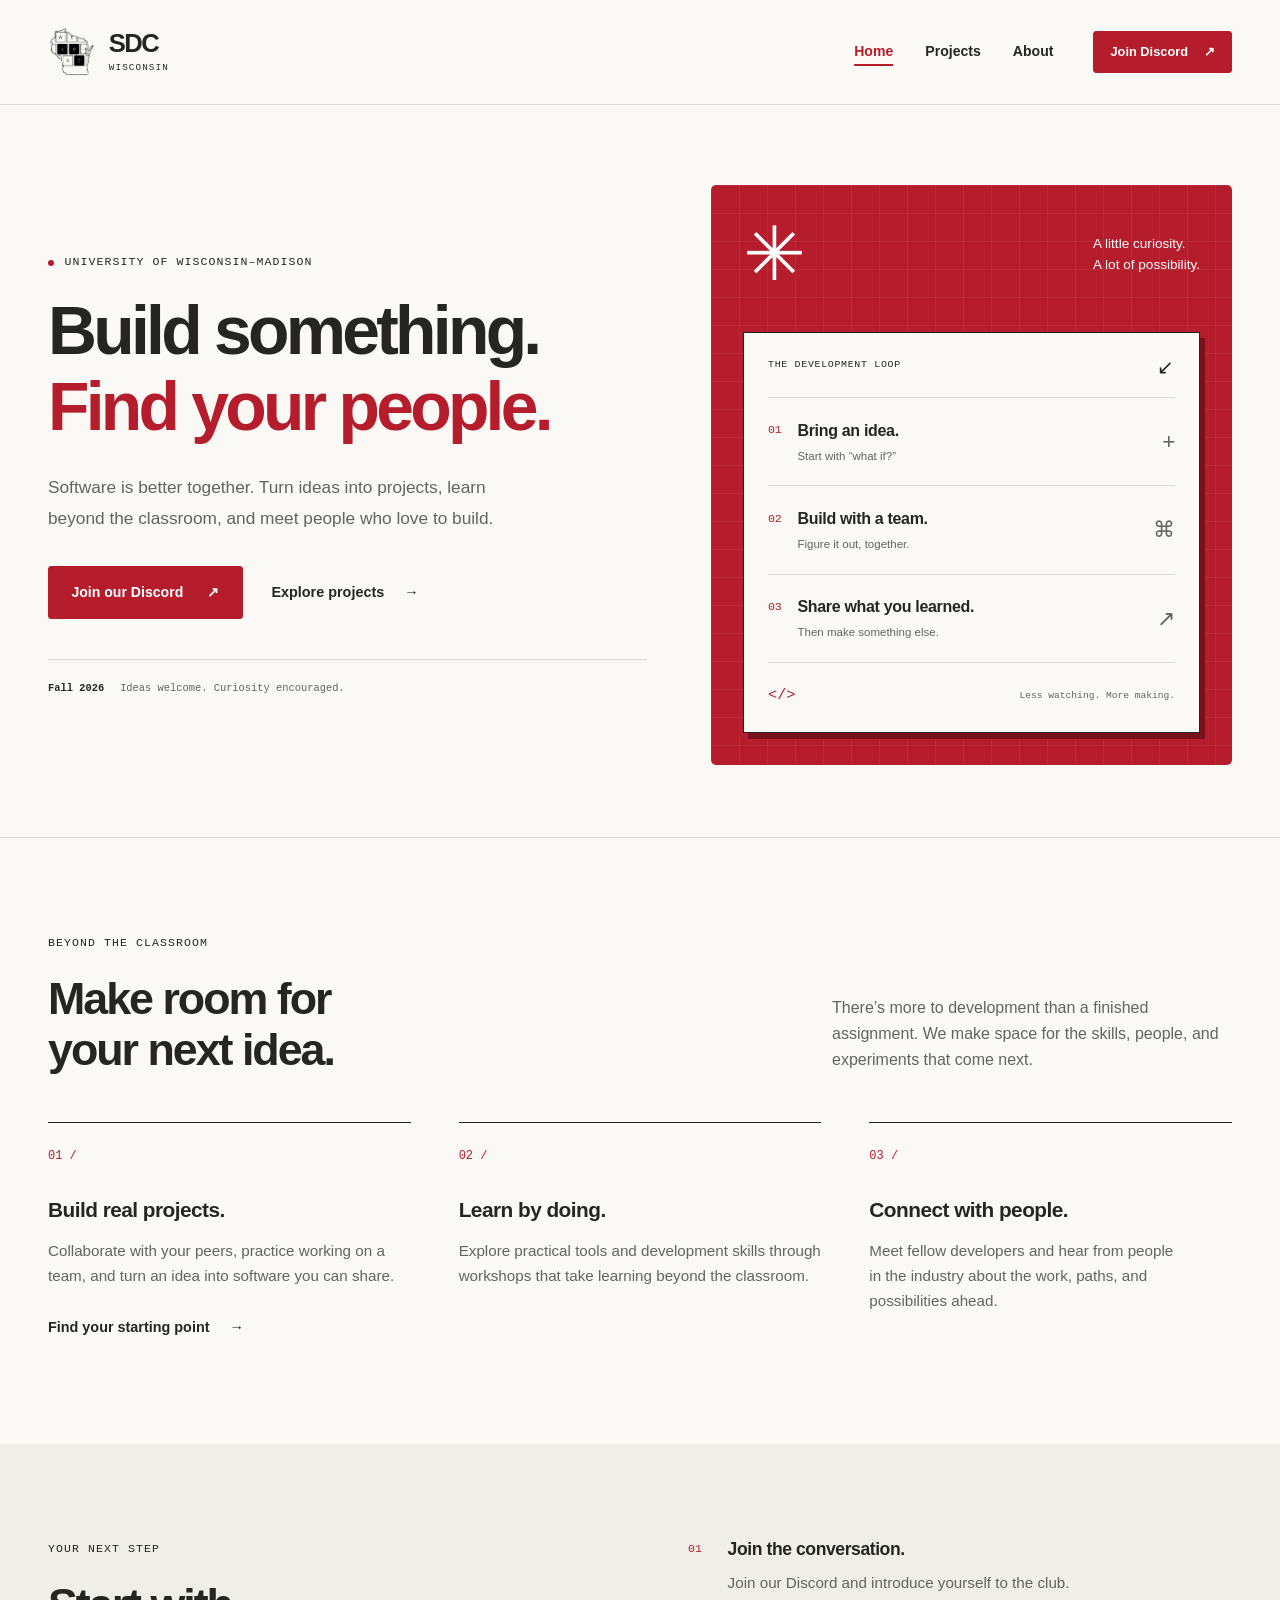
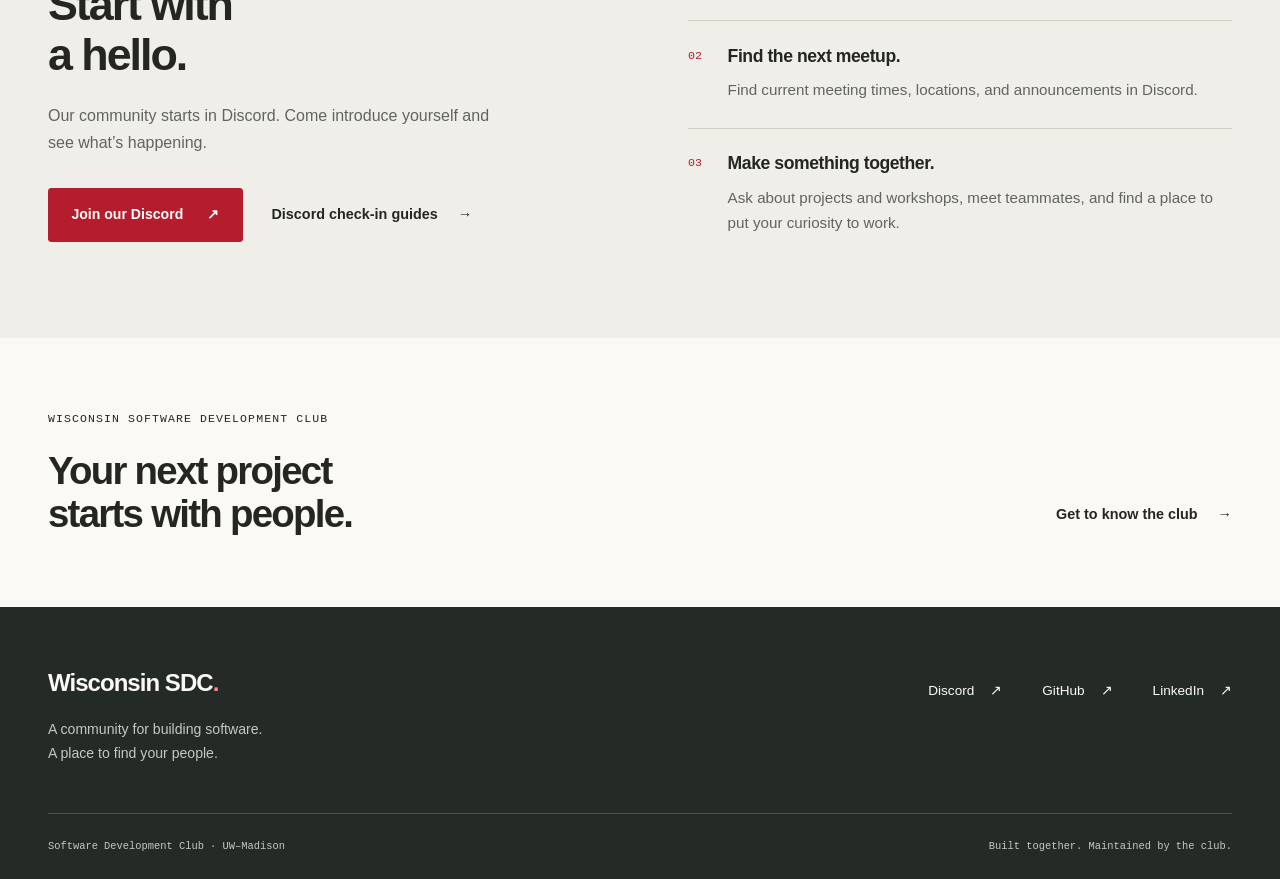
<file: index.html>
<!DOCTYPE html>
<html lang="en">
<head>
    <meta charset="utf-8">
    <meta name="viewport" content="width=device-width, initial-scale=1">
    <title>Wisconsin SDC | Build software. Find your people.</title>
    <meta name="description" content="Build projects, learn practical development skills, and meet other builders at the Wisconsin Software Development Club at UW–Madison. Join us on Discord.">
    <meta name="theme-color" content="#b51d2c">
    <meta property="og:type" content="website">
    <meta property="og:title" content="Wisconsin Software Development Club">
    <meta property="og:description" content="Build projects. Learn together. Find your people at UW–Madison.">
<!-- config:metadata -->
    <link rel="canonical" href="https://wisconsin-softwaredevelopmentclub.github.io/">
    <meta property="og:url" content="https://wisconsin-softwaredevelopmentclub.github.io/">
    <meta property="og:image" content="https://wisconsin-softwaredevelopmentclub.github.io/images/sdc-icon.png">
    <meta property="og:image:alt" content="Wisconsin Software Development Club logo">
<!-- /config:metadata -->
    <link rel="icon" type="image/png" href="images/sdc-icon.png">
    <link rel="stylesheet" href="css/style.css">
    <link rel="stylesheet" href="css/index.css">
</head>
<body>
    <a class="skip-link" href="#main">Skip to content</a>
<!-- config:header -->
    <header class="site-header">
        <div class="container header-inner">
            <a class="brand" href="index.html" aria-label="Wisconsin Software Development Club home">
                <img src="images/sdc-icon.png" width="48" height="48" alt="">
                <span class="brand-name">SDC<span class="brand-place">Wisconsin</span></span>
            </a>
            <nav aria-label="Main navigation">
                <div class="nav-links">
                    <a href="index.html" aria-current="page">Home</a>
                    <a href="project.html">Projects</a>
                    <a href="info.html">About</a>
                </div>
                <a class="button button-small" href="https://discord.gg/bFJcP2CxMJ">Join Discord <span aria-hidden="true">↗</span></a>
            </nav>
        </div>
    </header>
<!-- /config:header -->
<!-- config:announcement -->

<!-- /config:announcement -->
    <main id="main" tabindex="-1">
        <section class="hero" aria-labelledby="hero-title">
            <div class="container hero-grid">
                <div class="hero-copy">
                    <p class="eyebrow"><span class="status-dot" aria-hidden="true"></span> University of Wisconsin–Madison</p>
                    <h1 id="hero-title">Build something.<br><span>Find your people.</span></h1>
                    <p class="hero-description">Software is better together. Turn ideas into projects, learn beyond the classroom, and meet people who love to build.</p>
                    <div class="button-group">
<!-- config:join -->
                <a class="button" href="https://discord.gg/bFJcP2CxMJ">Join our Discord <span aria-hidden="true">↗</span></a>
<!-- /config:join -->
                        <a class="text-link" href="project.html">Explore projects <span aria-hidden="true">→</span></a>
                    </div>
                    <div class="hero-caption">
<!-- config:semester -->
                <span class="semester-label">Fall 2026</span>
<!-- /config:semester -->
                        <span>Ideas welcome. Curiosity encouraged.</span>
                    </div>
                </div>
                <div class="workspace" aria-label="Our approach: bring an idea, build with a team, and share what you learned">
                    <div class="workspace-heading"><span class="workspace-mark" aria-hidden="true">✳</span><span>A little curiosity.<br>A lot of possibility.</span></div>
                    <div class="workspace-sheet">
                        <div class="sheet-heading"><span>The development loop</span><span aria-hidden="true">↙</span></div>
                        <ol class="build-loop" role="list">
                            <li><span class="step-number">01</span><span>Bring an idea.<small>Start with “what if?”</small></span><span class="loop-symbol" aria-hidden="true">+</span></li>
                            <li><span class="step-number">02</span><span>Build with a team.<small>Figure it out, together.</small></span><span class="loop-symbol" aria-hidden="true">⌘</span></li>
                            <li><span class="step-number">03</span><span>Share what you learned.<small>Then make something else.</small></span><span class="loop-symbol" aria-hidden="true">↗</span></li>
                        </ol>
                        <div class="sheet-footer"><span aria-hidden="true">&lt;/&gt;</span><span>Less watching. More making.</span></div>
                    </div>
                </div>
            </div>
        </section>
        <section class="section opportunities" aria-labelledby="opportunities-title">
            <div class="container">
                <div class="section-heading">
                    <div><p class="eyebrow">Beyond the classroom</p><h2 id="opportunities-title">Make room for<br>your next idea.</h2></div>
                    <p>There’s more to development than a finished assignment. We make space for the skills, people, and experiments that come next.</p>
                </div>
                <div class="activity-grid">
                    <article class="activity">
                        <span class="activity-number" aria-hidden="true">01 /</span>
                        <h3>Build real projects.</h3>
                        <p>Collaborate with your peers, practice working on a team, and turn an idea into software you can share.</p>
                        <a class="text-link" href="project.html">Find your starting point <span aria-hidden="true">→</span></a>
                    </article>
                    <article class="activity">
                        <span class="activity-number" aria-hidden="true">02 /</span>
                        <h3>Learn by doing.</h3>
                        <p>Explore practical tools and development skills through workshops that take learning beyond the classroom.</p>
                    </article>
                    <article class="activity">
                        <span class="activity-number" aria-hidden="true">03 /</span>
                        <h3>Connect with people.</h3>
                        <p>Meet fellow developers and hear from people in the industry about the work, paths, and possibilities ahead.</p>
                    </article>
                </div>
            </div>
        </section>
        <section class="section section-tinted" aria-labelledby="getting-involved-title">
            <div class="container involvement-grid">
                <div><p class="eyebrow">Your next step</p><h2 id="getting-involved-title">Start with<br>a hello.</h2><p class="section-intro">Our community starts in Discord. Come introduce yourself and see what’s happening.</p>
                    <div class="button-group">
<!-- config:join -->
                <a class="button" href="https://discord.gg/bFJcP2CxMJ">Join our Discord <span aria-hidden="true">↗</span></a>
<!-- /config:join -->
                        <a class="text-link" href="project.html#check-ins">Discord check-in guides <span aria-hidden="true">→</span></a>
                    </div>
                </div>
                <ol class="join-steps" role="list">
                    <li><span class="step-number" aria-hidden="true">01</span><div><h3>Join the conversation.</h3><p>Join our Discord and introduce yourself to the club.</p></div></li>
                    <li><span class="step-number" aria-hidden="true">02</span><div><h3>Find the next meetup.</h3>
<!-- config:meeting -->
                    <p>Find current meeting times, locations, and announcements in Discord.</p>
<!-- /config:meeting -->
                    </div></li>
                    <li><span class="step-number" aria-hidden="true">03</span><div><h3>Make something together.</h3><p>Ask about projects and workshops, meet teammates, and find a place to put your curiosity to work.</p></div></li>
                </ol>
            </div>
        </section>
        <section class="closing-section" aria-labelledby="closing-title">
            <div class="container closing-inner"><div><p class="eyebrow">Wisconsin Software Development Club</p><h2 id="closing-title">Your next project<br>starts with people.</h2></div><a class="text-link" href="info.html">Get to know the club <span aria-hidden="true">→</span></a></div>
        </section>
    </main>
<!-- config:footer -->
    <footer class="site-footer">
        <div class="container footer-main">
            <div>
                <a class="footer-brand" href="index.html">Wisconsin SDC<span aria-hidden="true">.</span></a>
                <p>A community for building software.<br>A place to find your people.</p>
            </div>
            <nav class="footer-links" aria-label="Community links">
                <a href="https://discord.gg/bFJcP2CxMJ">Discord <span aria-hidden="true">↗</span></a>
                <a href="https://github.com/SDC-Fall-2026/">GitHub <span aria-hidden="true">↗</span></a>
                <a href="https://www.linkedin.com/in/wisconsin-software-development-club/">LinkedIn <span aria-hidden="true">↗</span></a>
            </nav>
        </div>
        <div class="container footer-bottom">
            <span>Software Development Club · UW–Madison</span>
            <span>Built together. Maintained by the club.</span>
        </div>
    </footer>
<!-- /config:footer -->
</body>
</html>
</file>
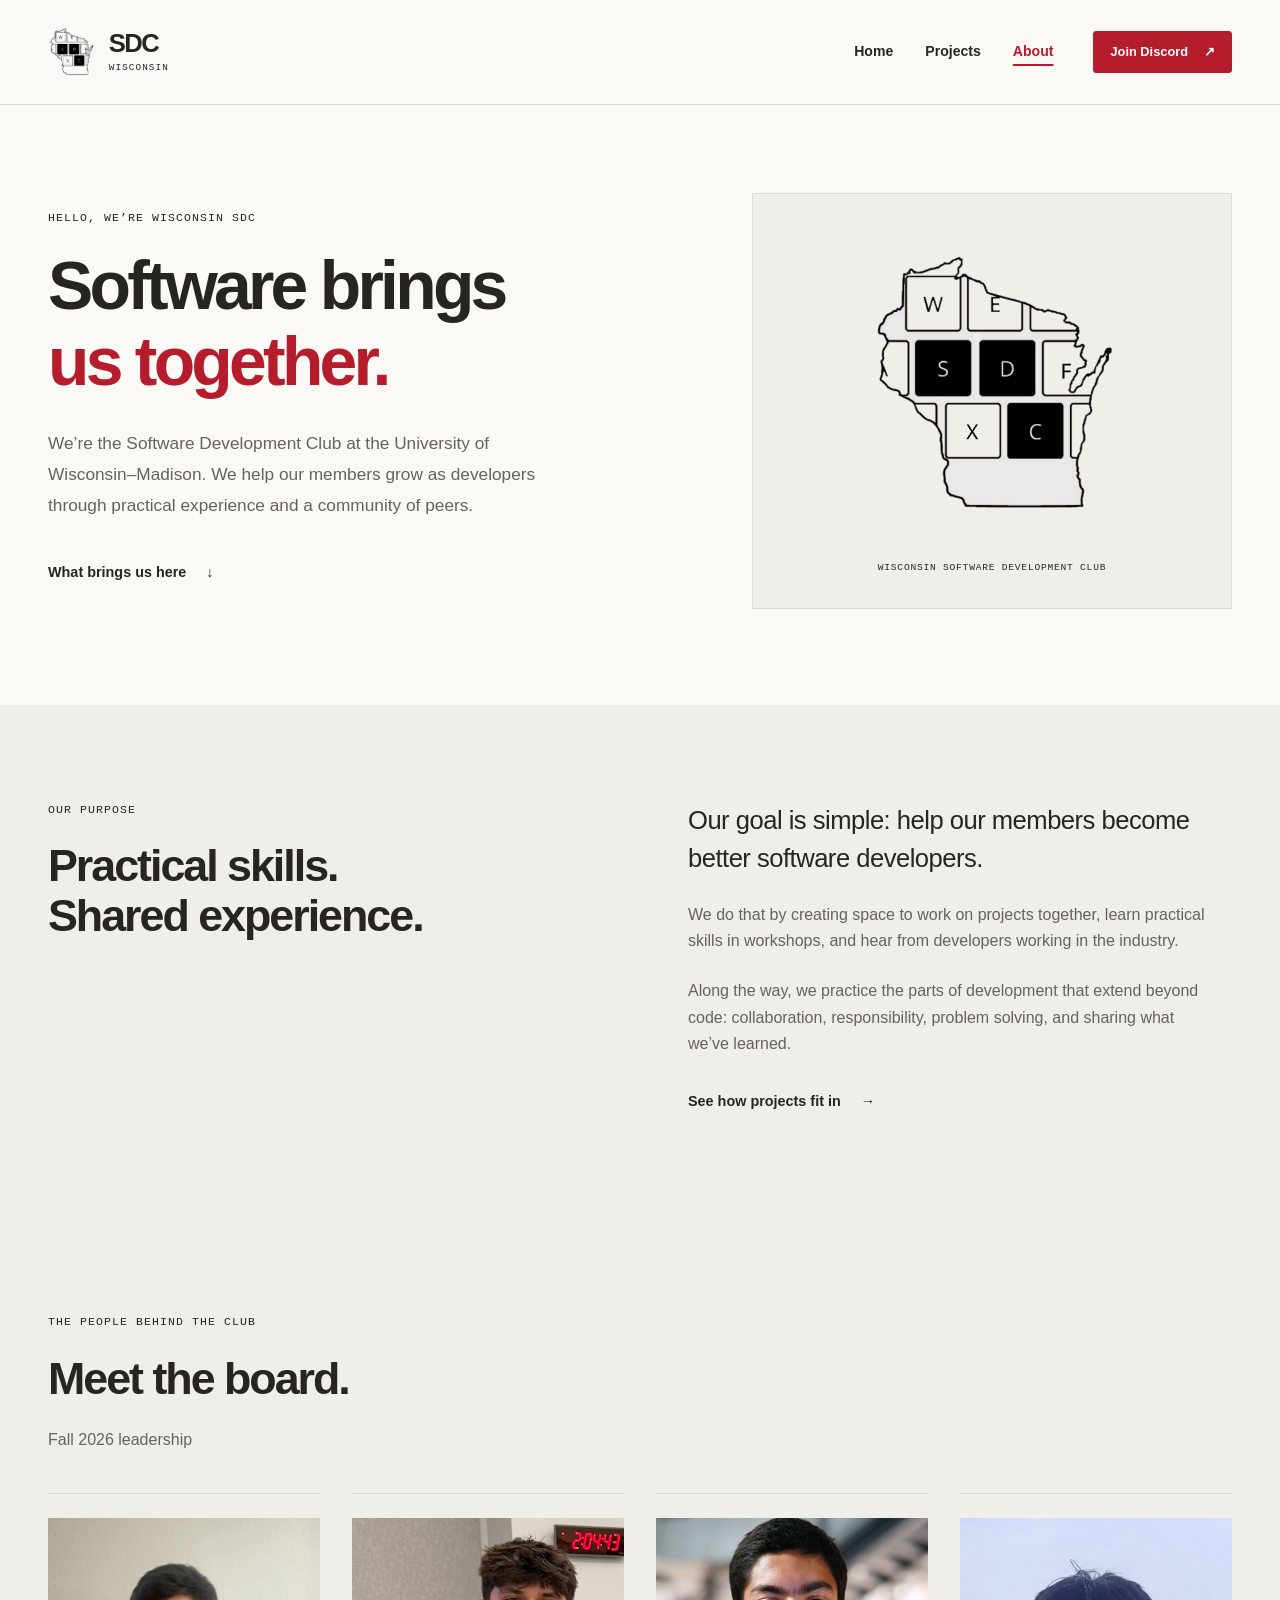
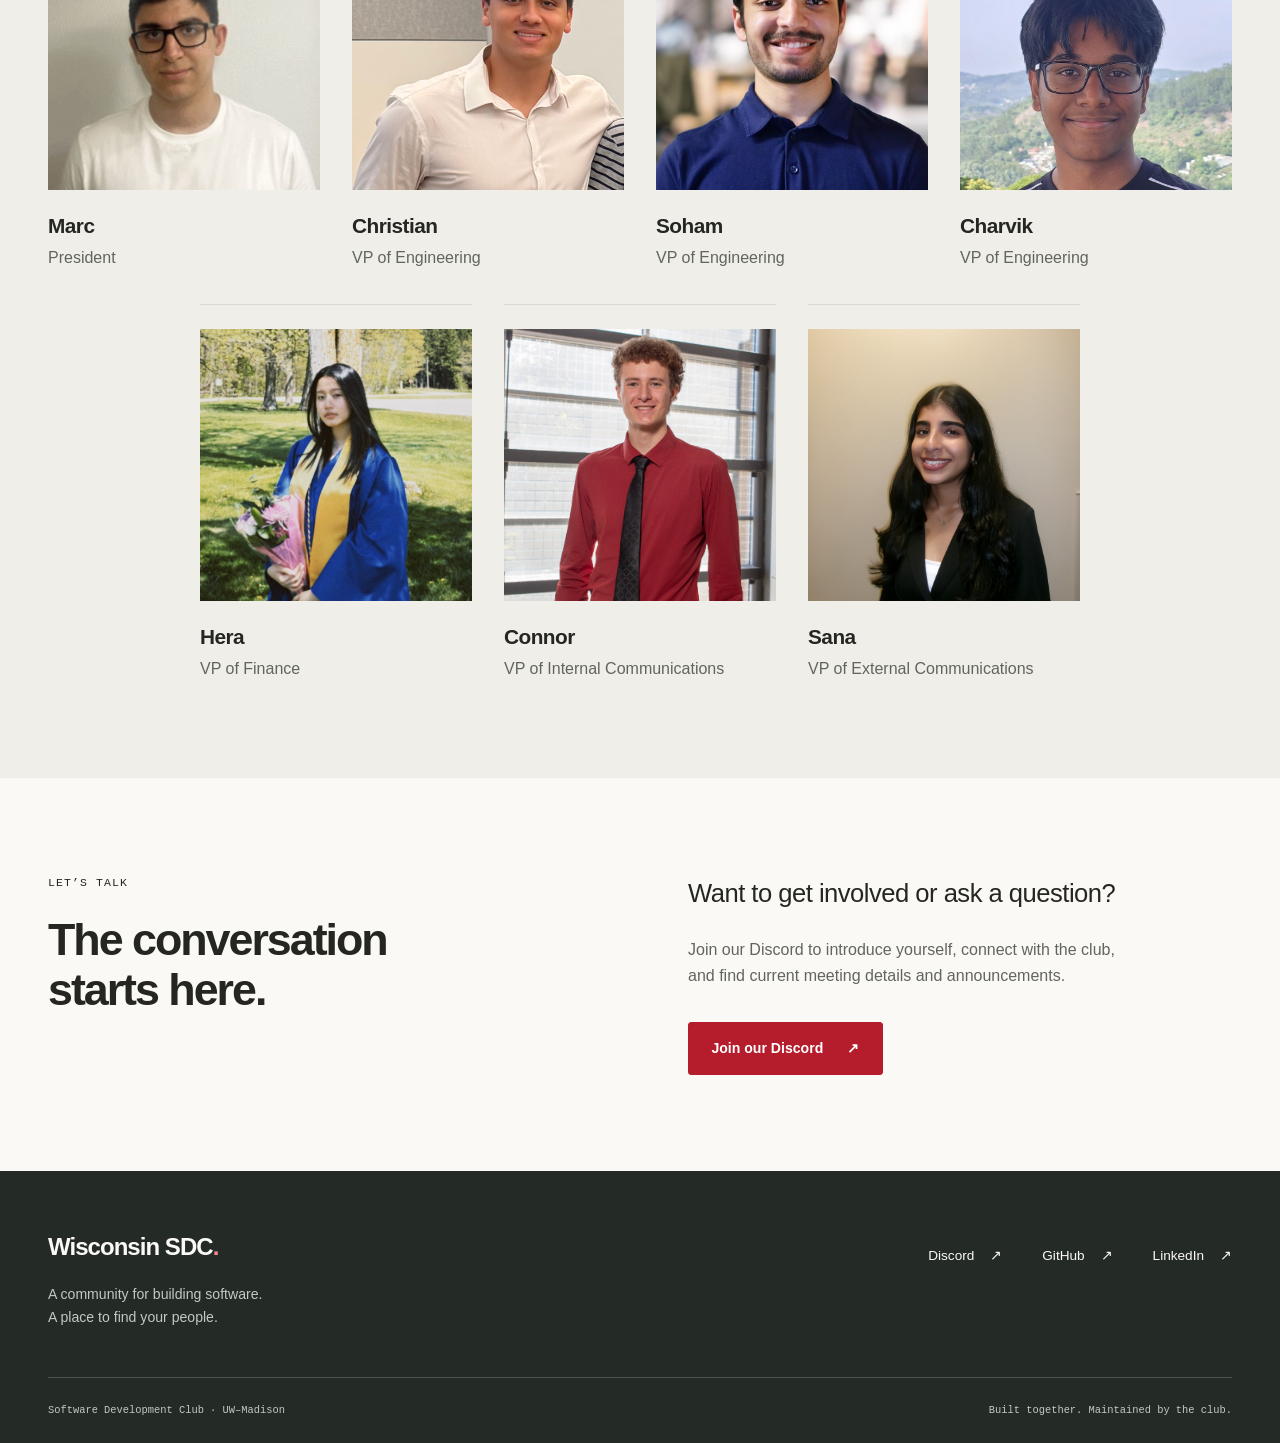
<file: info.html>
<!DOCTYPE html>
<html lang="en">
<head>
    <meta charset="utf-8">
    <meta name="viewport" content="width=device-width, initial-scale=1">
    <title>About | Wisconsin Software Development Club</title>
    <meta name="description" content="Meet Wisconsin SDC, a UW–Madison community focused on practical software development through collaborative projects, workshops, and industry speakers.">
    <meta name="theme-color" content="#b51d2c">
    <meta property="og:type" content="website">
    <meta property="og:title" content="About | Wisconsin Software Development Club">
    <meta property="og:description" content="A community for building software, learning together, and finding your people at UW–Madison.">
<!-- config:metadata -->
    <link rel="canonical" href="https://wisconsin-softwaredevelopmentclub.github.io/info.html">
    <meta property="og:url" content="https://wisconsin-softwaredevelopmentclub.github.io/info.html">
    <meta property="og:image" content="https://wisconsin-softwaredevelopmentclub.github.io/images/sdc-icon.png">
    <meta property="og:image:alt" content="Wisconsin Software Development Club logo">
<!-- /config:metadata -->
    <link rel="icon" type="image/png" href="images/sdc-icon.png">
    <link rel="stylesheet" href="css/style.css">
    <link rel="stylesheet" href="css/info.css">
</head>
<body>
    <a class="skip-link" href="#main">Skip to content</a>
<!-- config:header -->
    <header class="site-header">
        <div class="container header-inner">
            <a class="brand" href="index.html" aria-label="Wisconsin Software Development Club home">
                <img src="images/sdc-icon.png" width="48" height="48" alt="">
                <span class="brand-name">SDC<span class="brand-place">Wisconsin</span></span>
            </a>
            <nav aria-label="Main navigation">
                <div class="nav-links">
                    <a href="index.html">Home</a>
                    <a href="project.html">Projects</a>
                    <a href="info.html" aria-current="page">About</a>
                </div>
                <a class="button button-small" href="https://discord.gg/bFJcP2CxMJ">Join Discord <span aria-hidden="true">↗</span></a>
            </nav>
        </div>
    </header>
<!-- /config:header -->
<!-- config:announcement -->

<!-- /config:announcement -->
    <main id="main" tabindex="-1">
        <section class="page-hero" aria-labelledby="about-title">
            <div class="container about-hero-grid"><div><p class="eyebrow">Hello, we’re Wisconsin SDC</p><h1 id="about-title">Software brings<br><span>us together.</span></h1><p class="hero-description">We’re the Software Development Club at the University of Wisconsin–Madison. We help our members grow as developers through practical experience and a community of peers.</p><a class="text-link" href="#purpose">What brings us here <span aria-hidden="true">↓</span></a></div><div class="identity-panel"><img src="images/sdc-logo-transparent.png" alt="The club logo: a Wisconsin outline made from keyboard keys spelling SDC" width="500" height="500"><span>Wisconsin Software Development Club</span></div></div>
        </section>
        <section class="section section-tinted" id="purpose" aria-labelledby="purpose-title"><div class="container mission-grid"><div><p class="eyebrow">Our purpose</p><h2 id="purpose-title">Practical skills.<br>Shared experience.</h2></div><div class="mission-copy"><p class="large-copy">Our goal is simple: help our members become better software developers.</p><p>We do that by creating space to work on projects together, learn practical skills in workshops, and hear from developers working in the industry.</p><p>Along the way, we practice the parts of development that extend beyond code: collaboration, responsibility, problem solving, and sharing what we’ve learned.</p><a class="text-link" href="project.html">See how projects fit in <span aria-hidden="true">→</span></a></div></div></section>
<!-- config:board -->
        <section class="section section-tinted" aria-labelledby="board-title">
            <div class="container">
                <p class="eyebrow">The people behind the club</p>
                <h2 id="board-title">Meet the board.</h2>
                <p class="section-intro">Fall 2026 leadership</p>
                <div class="board-grid">
                <article class="board-card"><img src="images/marc.jpg" alt="Portrait of Marc" width="320" height="320" loading="lazy"><h3>Marc</h3><p>President</p></article>
                <article class="board-card"><img src="images/christian.jpg" alt="Portrait of Christian" width="320" height="320" loading="lazy"><h3>Christian</h3><p>VP of Engineering</p></article>
                <article class="board-card"><img src="images/soham.png" alt="Portrait of Soham" width="320" height="320" loading="lazy"><h3>Soham</h3><p>VP of Engineering</p></article>
                <article class="board-card"><img src="images/charvik.png" alt="Portrait of Charvik" width="320" height="320" loading="lazy"><h3>Charvik</h3><p>VP of Engineering</p></article>
                <article class="board-card"><img src="images/hera.jpg" alt="Portrait of Hera" width="320" height="320" loading="lazy"><h3>Hera</h3><p>VP of Finance</p></article>
                <article class="board-card"><img src="images/connor.jpg" alt="Portrait of Connor" width="320" height="320" loading="lazy"><h3>Connor</h3><p>VP of Internal Communications</p></article>
                <article class="board-card"><img src="images/sana.jpg" alt="Portrait of Sana" width="320" height="320" loading="lazy"><h3>Sana</h3><p>VP of External Communications</p></article>
                </div>
            </div>
        </section>
<!-- /config:board -->
        <section class="section" aria-labelledby="contact-title"><div class="container contact-grid"><div><p class="eyebrow">Let’s talk</p><h2 id="contact-title">The conversation<br>starts here.</h2></div><div><p class="large-copy">Want to get involved or ask a question?</p><p class="section-intro">Join our Discord to introduce yourself, connect with the club, and find current meeting details and announcements.</p>
<!-- config:join -->
                <a class="button" href="https://discord.gg/bFJcP2CxMJ">Join our Discord <span aria-hidden="true">↗</span></a>
<!-- /config:join -->
        </div></div></section>
    </main>
<!-- config:footer -->
    <footer class="site-footer">
        <div class="container footer-main">
            <div>
                <a class="footer-brand" href="index.html">Wisconsin SDC<span aria-hidden="true">.</span></a>
                <p>A community for building software.<br>A place to find your people.</p>
            </div>
            <nav class="footer-links" aria-label="Community links">
                <a href="https://discord.gg/bFJcP2CxMJ">Discord <span aria-hidden="true">↗</span></a>
                <a href="https://github.com/SDC-Fall-2026/">GitHub <span aria-hidden="true">↗</span></a>
                <a href="https://www.linkedin.com/in/wisconsin-software-development-club/">LinkedIn <span aria-hidden="true">↗</span></a>
            </nav>
        </div>
        <div class="container footer-bottom">
            <span>Software Development Club · UW–Madison</span>
            <span>Built together. Maintained by the club.</span>
        </div>
    </footer>
<!-- /config:footer -->
</body>
</html>
</file>
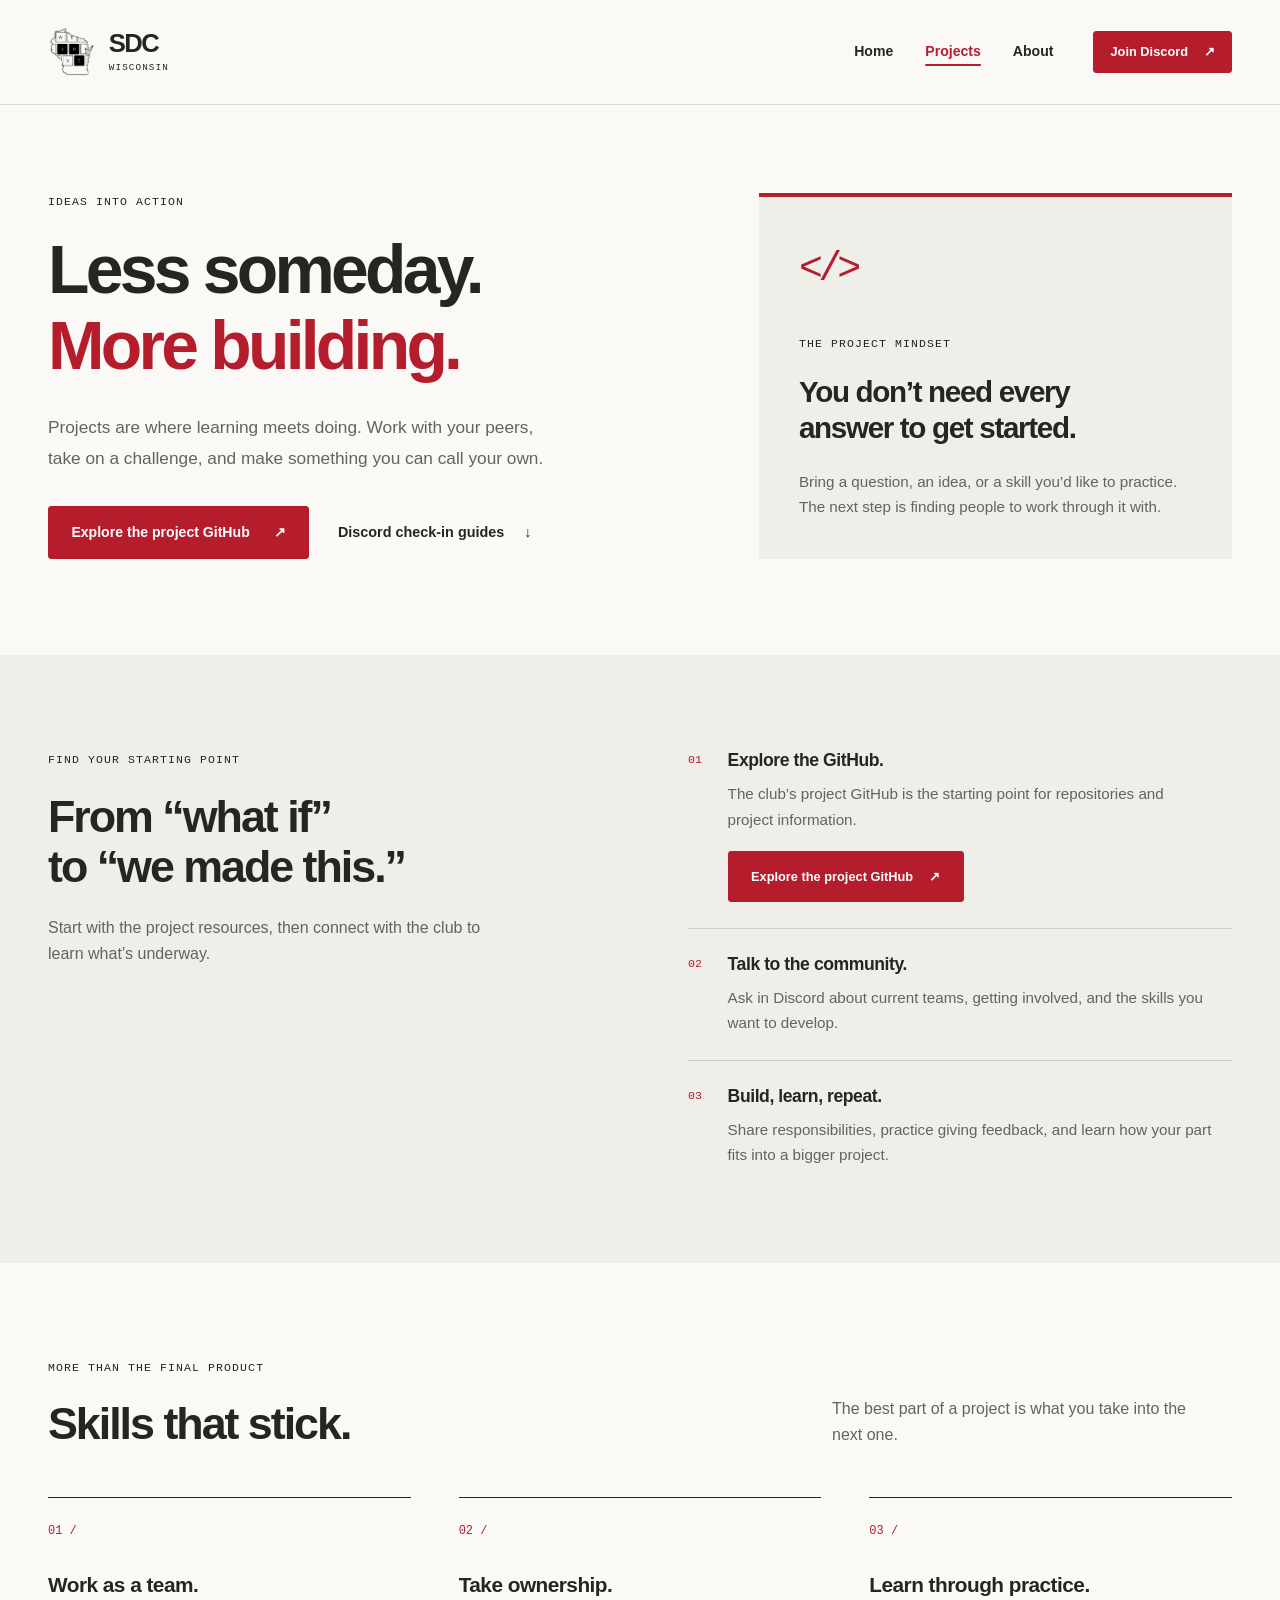
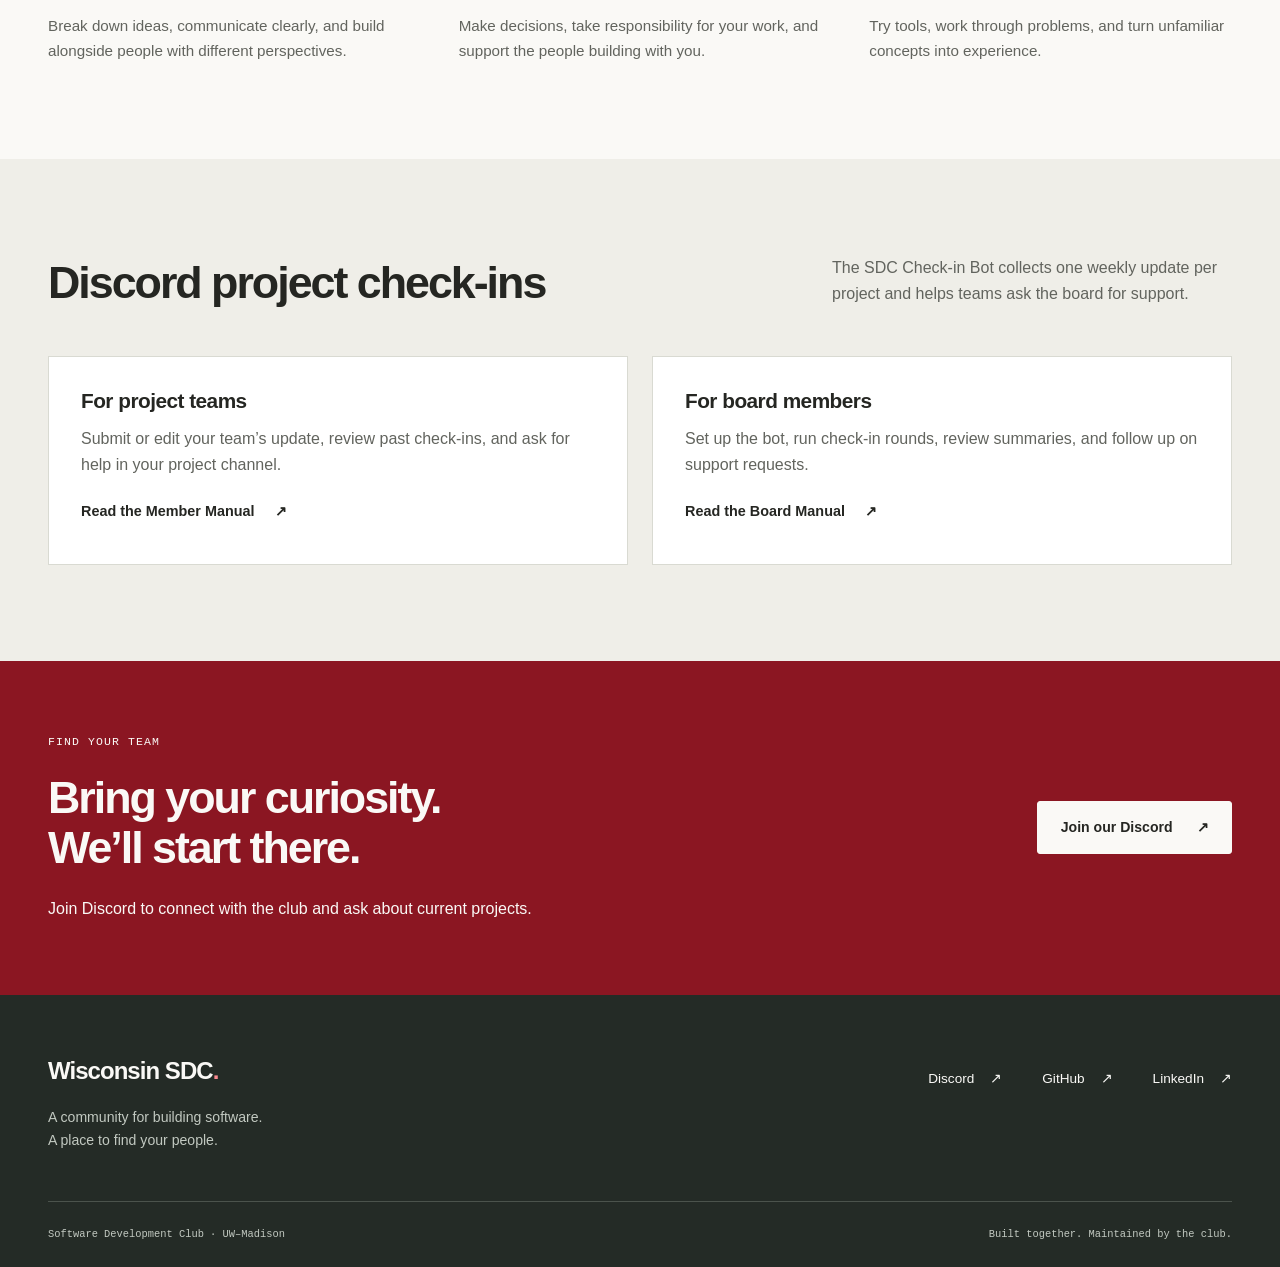
<file: project.html>
<!DOCTYPE html>
<html lang="en">
<head>
    <meta charset="utf-8">
    <meta name="viewport" content="width=device-width, initial-scale=1">
    <title>Projects | Wisconsin Software Development Club</title>
    <meta name="description" content="Turn an idea into a team project. Explore Wisconsin SDC’s project GitHub and find out how to get involved through Discord.">
    <meta name="theme-color" content="#b51d2c">
    <meta property="og:type" content="website">
    <meta property="og:title" content="Projects | Wisconsin Software Development Club">
    <meta property="og:description" content="Build with your peers. Practice teamwork. Make something you can share.">
<!-- config:metadata -->
    <link rel="canonical" href="https://wisconsin-softwaredevelopmentclub.github.io/project.html">
    <meta property="og:url" content="https://wisconsin-softwaredevelopmentclub.github.io/project.html">
    <meta property="og:image" content="https://wisconsin-softwaredevelopmentclub.github.io/images/sdc-icon.png">
    <meta property="og:image:alt" content="Wisconsin Software Development Club logo">
<!-- /config:metadata -->
    <link rel="icon" type="image/png" href="images/sdc-icon.png">
    <link rel="stylesheet" href="css/style.css">
    <link rel="stylesheet" href="css/project.css">
</head>
<body>
    <a class="skip-link" href="#main">Skip to content</a>
<!-- config:header -->
    <header class="site-header">
        <div class="container header-inner">
            <a class="brand" href="index.html" aria-label="Wisconsin Software Development Club home">
                <img src="images/sdc-icon.png" width="48" height="48" alt="">
                <span class="brand-name">SDC<span class="brand-place">Wisconsin</span></span>
            </a>
            <nav aria-label="Main navigation">
                <div class="nav-links">
                    <a href="index.html">Home</a>
                    <a href="project.html" aria-current="page">Projects</a>
                    <a href="info.html">About</a>
                </div>
                <a class="button button-small" href="https://discord.gg/bFJcP2CxMJ">Join Discord <span aria-hidden="true">↗</span></a>
            </nav>
        </div>
    </header>
<!-- /config:header -->
<!-- config:announcement -->

<!-- /config:announcement -->
    <main id="main" tabindex="-1">
        <section class="page-hero" aria-labelledby="projects-title">
            <div class="container project-hero-grid">
                <div><p class="eyebrow">Ideas into action</p><h1 id="projects-title">Less someday.<br><span>More building.</span></h1><p class="hero-description">Projects are where learning meets doing. Work with your peers, take on a challenge, and make something you can call your own.</p>
                    <div class="button-group">
<!-- config:github -->
                <a class="button" href="https://github.com/SDC-Fall-2026/">Explore the project GitHub <span aria-hidden="true">↗</span></a>
<!-- /config:github -->
                        <a class="text-link" href="#check-ins">Discord check-in guides <span aria-hidden="true">↓</span></a>
                    </div>
                </div>
                <aside class="project-note" aria-labelledby="project-note-title"><span class="note-icon" aria-hidden="true">&lt;/&gt;</span><p class="eyebrow">The project mindset</p><h2 id="project-note-title">You don’t need every answer to get started.</h2><p>Bring a question, an idea, or a skill you’d like to practice. The next step is finding people to work through it with.</p></aside>
            </div>
        </section>
        <section class="section section-tinted" aria-labelledby="starting-title">
            <div class="container involvement-grid">
                <div><p class="eyebrow">Find your starting point</p><h2 id="starting-title">From “what if”<br>to “we made this.”</h2><p class="section-intro">Start with the project resources, then connect with the club to learn what’s underway.</p></div>
                <ol class="join-steps" role="list">
                    <li><span class="step-number" aria-hidden="true">01</span><div><h3>Explore the GitHub.</h3><p>The club’s project GitHub is the starting point for repositories and project information.</p>
<!-- config:github -->
                <a class="button" href="https://github.com/SDC-Fall-2026/">Explore the project GitHub <span aria-hidden="true">↗</span></a>
<!-- /config:github -->
                    </div></li>
                    <li><span class="step-number" aria-hidden="true">02</span><div><h3>Talk to the community.</h3><p>Ask in Discord about current teams, getting involved, and the skills you want to develop.</p></div></li>
                    <li><span class="step-number" aria-hidden="true">03</span><div><h3>Build, learn, repeat.</h3><p>Share responsibilities, practice giving feedback, and learn how your part fits into a bigger project.</p></div></li>
                </ol>
            </div>
        </section>
        <section class="section" aria-labelledby="practice-title">
            <div class="container"><div class="section-heading"><div><p class="eyebrow">More than the final product</p><h2 id="practice-title">Skills that stick.</h2></div><p>The best part of a project is what you take into the next one.</p></div>
                <div class="practice-grid"><article><span class="activity-number" aria-hidden="true">01 /</span><h3>Work as a team.</h3><p>Break down ideas, communicate clearly, and build alongside people with different perspectives.</p></article><article><span class="activity-number" aria-hidden="true">02 /</span><h3>Take ownership.</h3><p>Make decisions, take responsibility for your work, and support the people building with you.</p></article><article><span class="activity-number" aria-hidden="true">03 /</span><h3>Learn through practice.</h3><p>Try tools, work through problems, and turn unfamiliar concepts into experience.</p></article></div>
            </div>
        </section>
        <section class="section section-tinted" id="check-ins" aria-labelledby="check-ins-title">
            <div class="container">
                <div class="section-heading">
                    <h2 id="check-ins-title">Discord project check-ins</h2>
                    <p>The SDC Check-in Bot collects one weekly update per project and helps teams ask the board for support.</p>
                </div>
                <div class="check-in-guides">
                    <article>
                        <h3>For project teams</h3>
                        <p>Submit or edit your team’s update, review past check-ins, and ask for help in your project channel.</p>
                        <a class="text-link" href="https://wisconsin-softwaredevelopmentclub.github.io/sdc-checkin-bot/docs/member-manual.html">Read the Member Manual <span aria-hidden="true">↗</span></a>
                    </article>
                    <article>
                        <h3>For board members</h3>
                        <p>Set up the bot, run check-in rounds, review summaries, and follow up on support requests.</p>
                        <a class="text-link" href="https://wisconsin-softwaredevelopmentclub.github.io/sdc-checkin-bot/docs/board-manual.html">Read the Board Manual <span aria-hidden="true">↗</span></a>
                </div>
            </div>
        </section>
        <section class="join-banner" aria-labelledby="project-join-title"><div class="container join-banner-inner"><div><p class="eyebrow">Find your team</p><h2 id="project-join-title">Bring your curiosity.<br>We’ll start there.</h2><p>Join Discord to connect with the club and ask about current projects.</p></div><div>
<!-- config:join-dark -->
                <a class="button button-light" href="https://discord.gg/bFJcP2CxMJ">Join our Discord <span aria-hidden="true">↗</span></a>
<!-- /config:join-dark -->
        </div></div></section>
    </main>
<!-- config:footer -->
    <footer class="site-footer">
        <div class="container footer-main">
            <div>
                <a class="footer-brand" href="index.html">Wisconsin SDC<span aria-hidden="true">.</span></a>
                <p>A community for building software.<br>A place to find your people.</p>
            </div>
            <nav class="footer-links" aria-label="Community links">
                <a href="https://discord.gg/bFJcP2CxMJ">Discord <span aria-hidden="true">↗</span></a>
                <a href="https://github.com/SDC-Fall-2026/">GitHub <span aria-hidden="true">↗</span></a>
                <a href="https://www.linkedin.com/in/wisconsin-software-development-club/">LinkedIn <span aria-hidden="true">↗</span></a>
            </nav>
        </div>
        <div class="container footer-bottom">
            <span>Software Development Club · UW–Madison</span>
            <span>Built together. Maintained by the club.</span>
        </div>
    </footer>
<!-- /config:footer -->
</body>
</html>
</file>
<file: css/style.css>
/* Shared design tokens, layout, and accessible controls. Page styles stay small. */
:root {
    color-scheme: light;
    --paper: #faf9f6;
    --surface: #ffffff;
    --tint: #efeee8;
    --ink: #252622;
    --muted: #62645e;
    --line: #d9dad2;
    --red: #b51d2c;
    --red-dark: #8b1622;
    --dark: #242b26;
    --font: -apple-system, BlinkMacSystemFont, "Segoe UI", Helvetica, Arial, sans-serif;
    --mono: "SFMono-Regular", Consolas, "Liberation Mono", monospace;
    --container: 1200px;
}

*, *::before, *::after { box-sizing: border-box; }
html { scroll-behavior: smooth; scroll-padding-top: 2rem; }
body { margin: 0; background: var(--paper); color: var(--ink); font-family: var(--font); font-size: 1rem; line-height: 1.65; -webkit-font-smoothing: antialiased; }
img { display: block; max-width: 100%; height: auto; }
a { color: inherit; text-decoration-thickness: 1px; text-underline-offset: .22em; }
a:hover { color: var(--red-dark); }
a:focus-visible, button:focus-visible { outline: 3px solid var(--red); outline-offset: 5px; }
:target { scroll-margin-top: 2rem; }
main:focus { outline: none; }
::selection { background: #f4cad0; color: var(--ink); }
h1, h2, h3, p { margin: 0; }
h1, h2, h3 { line-height: 1.12; text-wrap: balance; }
h1 { font-size: clamp(2.7rem, 5.3vw, 4.65rem); font-weight: 750; letter-spacing: -.055em; }
h1 span { color: var(--red); }
h2 { font-size: clamp(2.1rem, 3.5vw, 3.1rem); font-weight: 700; letter-spacing: -.045em; }
h3 { font-size: 1.3rem; letter-spacing: -.025em; }
p { text-wrap: pretty; }
.container { width: min(var(--container), calc(100% - 6rem)); margin-inline: auto; }
.eyebrow { font-family: var(--mono); font-size: .72rem; font-weight: 500; letter-spacing: .095em; line-height: 1.6; text-transform: uppercase; margin-bottom: 1.3rem; }
.skip-link { position: absolute; top: 1rem; left: 1rem; z-index: 10; padding: .8rem 1.2rem; background: var(--ink); color: #fff; transform: translateY(-200%); }
.skip-link:focus { transform: translateY(0); color: #fff; }

/* Navigation stays visible at every size: no menu or script required. */
.site-header { border-bottom: 1px solid var(--line); }
.header-inner { display: flex; align-items: center; justify-content: space-between; gap: 2rem; min-height: 104px; }
.brand { display: inline-flex; align-items: center; gap: .8rem; text-decoration: none; }
.brand img { width: 48px; height: 48px; object-fit: contain; mix-blend-mode: multiply; }
.brand-name { font-weight: 800; font-size: 1.6rem; letter-spacing: -.06em; line-height: 1; }
.brand-place { display: block; font-family: var(--mono); font-size: .58rem; font-weight: 400; letter-spacing: .12em; text-transform: uppercase; margin-top: .4rem; }
.site-header nav { display: flex; align-items: center; gap: 2.5rem; }
.nav-links { display: flex; align-items: center; gap: 2rem; }
.nav-links a { padding-block: .5rem; text-decoration: none; font-size: .88rem; font-weight: 550; }
.nav-links a[aria-current="page"] { color: var(--red); text-decoration: underline; text-decoration-thickness: 2px; text-underline-offset: .5rem; }
.button { display: inline-flex; justify-content: center; align-items: center; gap: 1.5rem; padding: .95rem 1.4rem; border: 1px solid var(--red); background: var(--red); color: #fff; font-size: .88rem; font-weight: 600; line-height: 1.5; text-decoration: none; border-radius: 3px; transition: background-color 150ms ease, border-color 150ms ease; }
.button:hover { color: #fff; background: var(--red-dark); border-color: var(--red-dark); }
.button-small { padding: .65rem 1rem; font-size: .8rem; gap: 1rem; }
.button-light { background: var(--paper); border-color: var(--paper); color: var(--ink); }
.button-light:hover { background: #e6e5dd; border-color: #e6e5dd; color: var(--ink); }
.text-link { display: inline-flex; align-items: center; gap: 1.25rem; font-size: .9rem; font-weight: 600; text-decoration: none; padding-block: .5rem; }
.text-link:hover { text-decoration: underline; }
.button-group { display: flex; align-items: center; gap: 1.8rem; flex-wrap: wrap; }
.announcement { background: var(--dark); color: var(--paper); padding-block: .8rem; text-align: center; font-size: .9rem; overflow-wrap: anywhere; }

/* Shared page sections. */
.section { padding-block: 6rem; }
.section-tinted { background: var(--tint); }
.section-heading { display: flex; align-items: flex-end; justify-content: space-between; gap: 4rem; margin-bottom: 3rem; }
.section-heading > p { max-width: 25rem; color: var(--muted); }
.section-intro { max-width: 28rem; color: var(--muted); margin-block: 1.5rem 2rem; }
.hero-description { font-size: 1.08rem; line-height: 1.8; max-width: 31rem; color: var(--muted); margin-block: 1.7rem 2rem; }
.page-hero { padding-block: 5.5rem 6rem; }
.involvement-grid { display: grid; grid-template-columns: 1fr 1fr; gap: 6rem; align-items: start; }
.join-steps { list-style: none; padding: 0; margin: 0; }
.join-steps li { display: flex; gap: 1.6rem; padding-block: 1.6rem; border-bottom: 1px solid #cfd1c7; }
.join-steps li:first-child { padding-top: 0; }
.join-steps li:last-child { border-bottom: 0; padding-bottom: 0; }
.step-number { flex-shrink: 0; font-family: var(--mono); font-size: .73rem; line-height: 1.7; color: var(--red); }
.join-steps h3 { font-size: 1.1rem; margin-bottom: .65rem; }
.join-steps p { color: var(--muted); font-size: .95rem; }
.join-steps .button { margin-top: 1.2rem; font-size: .8rem; gap: 1rem; }
.activity-number { display: block; font-family: var(--mono); font-size: .75rem; color: var(--red); margin-bottom: 2rem; }
.large-copy { font-size: clamp(1.3rem, 2vw, 1.65rem); line-height: 1.5; letter-spacing: -.02em; }
.join-banner { background: var(--red-dark); color: var(--paper); padding-block: 4.5rem; }
.join-banner-inner { display: flex; justify-content: space-between; align-items: center; gap: 3rem; }
.join-banner p:not(.eyebrow) { max-width: 35rem; margin-top: 1.5rem; }
.join-banner .button { white-space: nowrap; }
.join-banner a:focus-visible { outline-color: #fff; }

/* Footer links are regular links, including without JavaScript. */
.site-footer { padding-top: 3.5rem; background: var(--dark); color: var(--paper); }
.footer-main { display: flex; justify-content: space-between; gap: 3rem; padding-bottom: 3rem; }
.footer-brand { text-decoration: none; font-size: 1.5rem; font-weight: 700; letter-spacing: -.04em; }
.footer-brand span { color: #fc8b91; }
.footer-main p { color: #c2c9c1; font-size: .88rem; margin-top: 1rem; }
.footer-links { display: flex; align-items: flex-start; gap: 2.5rem; padding-top: .6rem; }
.footer-links a { display: inline-flex; align-items: center; gap: 1rem; font-size: .85rem; text-decoration: none; padding-block: .5rem; }
.footer-links a:hover { text-decoration: underline; }
.site-footer a:hover { color: #fff; }
.site-footer a:focus-visible { outline-color: #fff; }
.footer-bottom { display: flex; justify-content: space-between; gap: 1.5rem; border-top: 1px solid #4b534c; color: #c2c9c1; padding-block: 1.5rem; font-family: var(--mono); font-size: .65rem; }

@media (min-width: 1600px) { :root { --container: 1280px; } }
@media (max-width: 1000px) {
    .container { width: calc(100% - 4rem); }
    .section { padding-block: 4.5rem; }
    .involvement-grid { gap: 3rem; }
    .section-heading { gap: 3rem; }
    .section-heading > p { max-width: 21rem; }
}
@media (max-width: 700px) {
    .container { width: calc(100% - 2.5rem); }
    .header-inner { min-height: auto; flex-wrap: wrap; gap: 1.25rem; padding-block: 1.1rem; }
    .brand img { width: 38px; height: 38px; }
    .brand-name { font-size: 1.35rem; }
    .site-header nav { width: 100%; justify-content: space-between; gap: 1rem; }
    .nav-links { gap: 1.4rem; }
    .nav-links a { font-size: .83rem; min-height: 44px; display: flex; align-items: center; }
    .button-small { min-height: 44px; }
    .eyebrow { font-size: .65rem; }
    .section { padding-block: 3.5rem; }
    .section-heading { display: block; margin-bottom: 2.5rem; }
    .section-heading > p { margin-top: 1.5rem; max-width: 34rem; }
    .involvement-grid { grid-template-columns: 1fr; gap: 3rem; }
    .hero-description { font-size: 1rem; }
    .page-hero { padding-block: 3.5rem; }
    .join-banner { padding-block: 3.5rem; }
    .join-banner-inner { align-items: flex-start; flex-direction: column; gap: 2rem; }
    .footer-main { flex-direction: column; gap: 2rem; }
    .footer-links { gap: 2rem; flex-wrap: wrap; }
    .footer-bottom { flex-direction: column; gap: .6rem; }
}
@media (max-width: 370px) {
    .nav-links { gap: 1rem; }
    .button-small { font-size: .73rem; gap: .65rem; padding-inline: .7rem; }
    .button-group { gap: 1rem; }
}
@media (prefers-reduced-motion: reduce) {
    html { scroll-behavior: auto; }
    *, *::before, *::after { transition: none !important; animation: none !important; }
}
</file>
<file: css/index.css>
/* Home: an editorial introduction and a visual guide to building together. */
.hero { padding-block: 5rem 4.5rem; }
.hero-grid { display: grid; grid-template-columns: 1.15fr 1fr; gap: 4rem; align-items: center; }
.hero-copy { padding-block: 1rem; }
.hero-copy .eyebrow { display: flex; align-items: center; gap: .65rem; }
.status-dot { width: 6px; height: 6px; background: var(--red); border-radius: 50%; flex-shrink: 0; }
.hero-caption { display: flex; flex-wrap: wrap; gap: .75rem 1rem; border-top: 1px solid var(--line); margin-top: 2.5rem; padding-top: 1.2rem; font-family: var(--mono); font-size: .65rem; color: var(--muted); }
.semester-label { color: var(--ink); font-weight: 600; }
.workspace { background: var(--red); padding: 2rem; border-radius: 5px; position: relative; }
.workspace::before { content: ""; position: absolute; inset: 0; background-image: linear-gradient(#ffffff0d 1px, transparent 1px), linear-gradient(90deg, #ffffff0d 1px, transparent 1px); background-size: 28px 28px; pointer-events: none; }
.workspace-heading { position: relative; display: flex; align-items: center; justify-content: space-between; gap: 2rem; color: #fff; margin-bottom: 2.5rem; }
.workspace-mark { font-size: 4.7rem; line-height: 1; font-weight: 400; }
.workspace-heading > span:last-child { font-size: .85rem; line-height: 1.5; font-weight: 500; }
.workspace-sheet { position: relative; background: var(--paper); padding: 1.5rem; box-shadow: 5px 6px 0 #79101b; border: 1px solid var(--ink); }
.sheet-heading { display: flex; justify-content: space-between; gap: 1rem; border-bottom: 1px solid var(--line); padding-bottom: 1.25rem; font-family: var(--mono); font-size: .62rem; text-transform: uppercase; letter-spacing: .07em; }
.sheet-heading > span:last-child { font-family: var(--font); font-size: 1.25rem; line-height: 1; }
.build-loop { padding: 0; margin: 0; list-style: none; }
.build-loop li { display: flex; align-items: center; gap: 1rem; padding-block: 1.35rem; border-bottom: 1px solid var(--line); font-size: 1rem; font-weight: 600; line-height: 1.4; letter-spacing: -.02em; }
.build-loop small { display: block; font-size: .72rem; font-weight: 400; letter-spacing: 0; color: var(--muted); margin-top: .35rem; }
.build-loop .step-number { font-weight: 400; align-self: flex-start; padding-top: .1rem; }
.loop-symbol { margin-left: auto; font-size: 1.4rem; color: var(--muted); font-weight: 400; }
.sheet-footer { display: flex; justify-content: space-between; align-items: center; gap: 1rem; padding-top: 1.25rem; font-family: var(--mono); font-size: .6rem; color: var(--muted); }
.sheet-footer > span:first-child { font-size: .95rem; color: var(--red); }
.opportunities { border-top: 1px solid var(--line); }
.activity-grid { display: grid; grid-template-columns: repeat(3, 1fr); gap: 3rem; }
.activity { border-top: 1px solid var(--ink); padding-top: 1.5rem; }
.activity h3 { margin-bottom: 1rem; }
.activity p { color: var(--muted); font-size: .95rem; }
.activity .text-link { margin-top: 1.25rem; }
.closing-section { padding-block: 4.5rem; }
.closing-inner { display: flex; justify-content: space-between; align-items: flex-end; gap: 3rem; }
.closing-inner h2 { font-size: clamp(1.9rem, 3vw, 2.5rem); }

@media (max-width: 1100px) {
    .hero-grid { gap: 2.5rem; grid-template-columns: 1.1fr 1fr; }
    .hero h1 { font-size: clamp(2.7rem, 5.1vw, 4rem); }
    .workspace { padding: 1.5rem; }
    .workspace-sheet { padding: 1.2rem; }
    .build-loop li { font-size: .88rem; gap: .8rem; }
    .activity-grid { gap: 2rem; }
}
@media (max-width: 800px) {
    .hero-grid { grid-template-columns: 1fr; gap: 3rem; }
    .hero h1 { font-size: clamp(2.7rem, 7.5vw, 4.5rem); }
    .hero-copy { padding-block: 0; }
    .hero-description { max-width: 35rem; }
    .workspace { width: 100%; max-width: 34rem; justify-self: center; padding: 2rem; }
    .workspace-heading { margin-bottom: 1.5rem; }
    .workspace-sheet { padding: 1.5rem; }
    .build-loop li { font-size: 1rem; }
    .activity-grid { gap: 1.5rem; }
}
@media (max-width: 700px) {
    .hero { padding-block: 3.5rem; }
    .hero-caption { margin-top: 2rem; }
    .activity-grid { grid-template-columns: 1fr; gap: 2rem; }
    .activity-number { margin-bottom: 1.25rem; }
    .closing-section { padding-block: 3.5rem; }
    .closing-inner { flex-direction: column; align-items: flex-start; gap: 1.5rem; }
}
@media (max-width: 370px) {
    .workspace { padding: 1.2rem; }
    .workspace-sheet { padding: 1rem; }
    .build-loop li { font-size: .85rem; gap: .65rem; }
    .loop-symbol { font-size: 1.1rem; }
    .sheet-heading { font-size: .57rem; }
    .sheet-footer { font-size: .53rem; }
}
</file>
<file: css/info.css>
/* About: purpose first; a current board appears only when configured. */
.about-hero-grid { display: grid; grid-template-columns: 1.3fr 1fr; gap: 5rem; align-items: center; }
.identity-panel { display: flex; flex-direction: column; align-items: center; background: var(--tint); border: 1px solid var(--line); padding: 2rem; }
.identity-panel img { width: min(100%, 310px); mix-blend-mode: multiply; }
.identity-panel > span { margin-top: 1.5rem; font-family: var(--mono); font-size: .6rem; text-transform: uppercase; letter-spacing: .08em; text-align: center; }
.mission-grid, .contact-grid { display: grid; grid-template-columns: 1fr 1fr; gap: 6rem; }
.mission-copy p + p { margin-top: 1.5rem; color: var(--muted); }
.mission-copy .text-link { margin-top: 1.5rem; }
.board-grid { display: flex; flex-wrap: wrap; justify-content: center; gap: 2rem; margin-top: 2.5rem; }
.board-card { flex: 0 1 calc((100% - 6rem) / 4); min-width: 0; border-top: 1px solid var(--line); padding-top: 1.5rem; overflow-wrap: anywhere; }
.board-card img { width: 100%; aspect-ratio: 1; object-fit: cover; object-position: center; margin-bottom: 1.5rem; }
.board-card img[src="images/christian.jpg"] { object-position: center top; }
.board-card h3 { margin-bottom: .5rem; }
.board-card p { color: var(--muted); }
.board-card a { display: inline-block; margin-top: .8rem; font-size: .9rem; }

@media (max-width: 1000px) {
    .about-hero-grid { gap: 3rem; }
    .mission-grid, .contact-grid { gap: 3rem; }
}
@media (max-width: 800px) {
    .about-hero-grid { grid-template-columns: 1fr; }
    .identity-panel { max-width: 30rem; }
}
/* Keep the seven-person board together in rows of 3, 2, and 2 on tablets. */
@media (min-width: 551px) and (max-width: 1000px) {
    .board-grid { display: grid; grid-template-columns: repeat(6, minmax(0, 1fr)); gap: 1.5rem; }
    .board-card { grid-column: span 2; }
    .board-card:nth-child(4):nth-last-child(4),
    .board-card:nth-child(6):nth-last-child(2) { grid-column: 2 / span 2; }
}
@media (max-width: 700px) {
    .mission-grid, .contact-grid { grid-template-columns: 1fr; gap: 2rem; }
}
@media (max-width: 550px) {
    .board-grid { flex-direction: column; gap: 2rem; }
    .board-card { flex-basis: auto; }
}
</file>
<file: css/project.css>
/* Projects: practical orientation, without semester-specific registration dates. */
.project-hero-grid { display: grid; grid-template-columns: 1.3fr 1fr; align-items: center; gap: 6rem; }
.project-note { background: var(--tint); padding: 2.5rem; border-top: 4px solid var(--red); }
.note-icon { font-family: var(--mono); font-size: 2.5rem; letter-spacing: -.12em; color: var(--red); display: block; margin-bottom: 2rem; }
.project-note h2 { font-size: 1.85rem; line-height: 1.2; }
.project-note > p:last-child { margin-top: 1.5rem; color: var(--muted); font-size: .95rem; }
.practice-grid { display: grid; grid-template-columns: repeat(3, 1fr); gap: 3rem; }
.practice-grid article { border-top: 1px solid var(--ink); padding-top: 1.5rem; }
.practice-grid h3 { margin-bottom: 1rem; }
.practice-grid p { color: var(--muted); font-size: .95rem; }
.check-in-guides { display: grid; grid-template-columns: repeat(2, minmax(0, 1fr)); gap: 1.5rem; }
.check-in-guides article {
    display: flex;
    flex-direction: column;
    align-items: flex-start;
    gap: .85rem;
    padding: clamp(1.25rem, 3vw, 2rem);
    background: var(--surface);
    border: 1px solid var(--line);
}
.check-in-guides p { color: var(--muted); }
.check-in-guides .text-link { margin-top: auto; }

@media (max-width: 1000px) {
    .project-hero-grid { gap: 3rem; }
    .project-note { padding: 2rem; }
    .practice-grid { gap: 2rem; }
}
@media (max-width: 800px) {
    .project-hero-grid { grid-template-columns: 1fr; }
    .project-note { max-width: 36rem; }
}
@media (max-width: 700px) {
    .practice-grid { grid-template-columns: 1fr; }
    .practice-grid .activity-number { margin-bottom: 1.25rem; }
    .check-in-guides { grid-template-columns: 1fr; }
}
</file>
